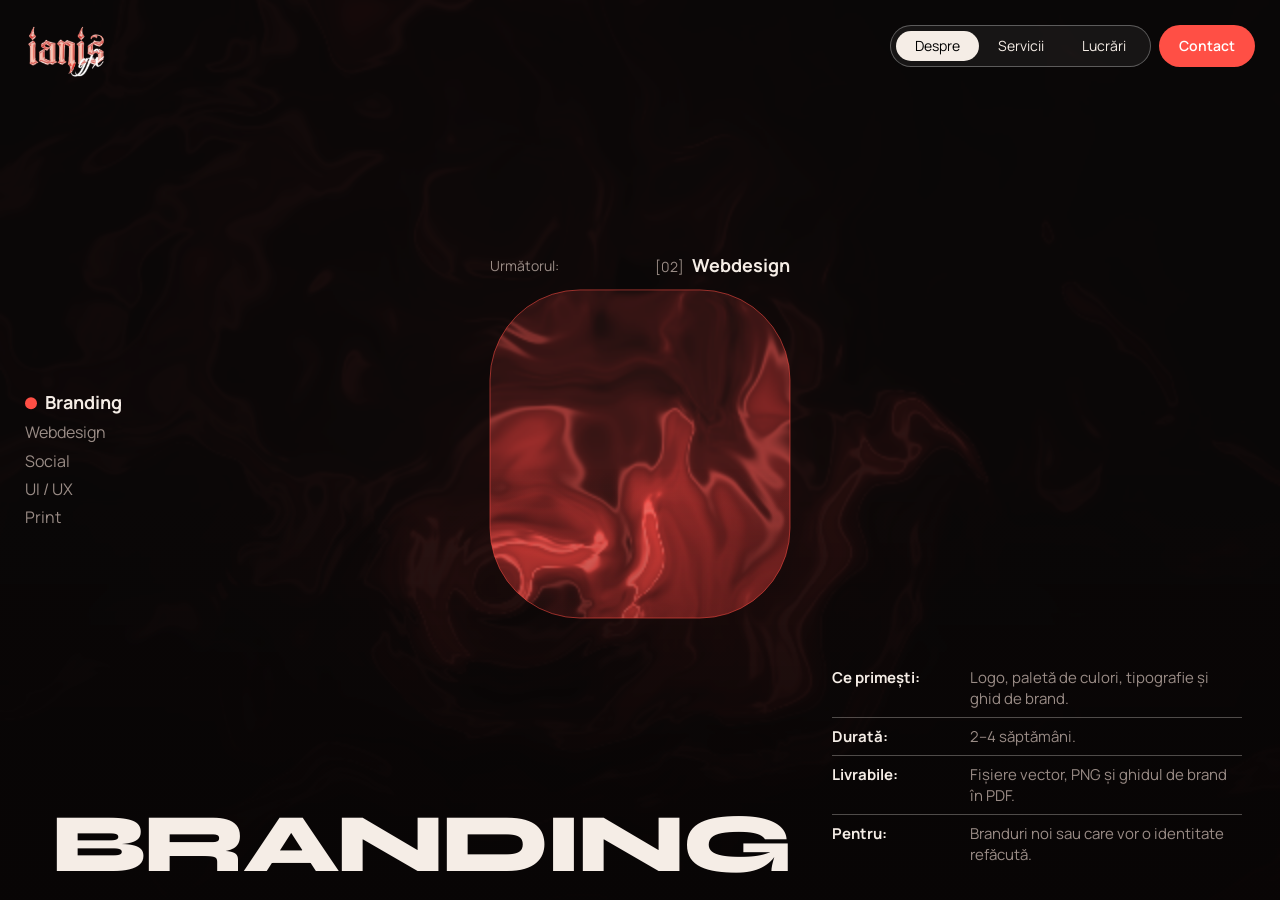
<file: alt concept.html>
<!doctype html>
<html lang="ro">
<head>
  <meta charset="utf-8">
  <meta name="viewport" content="width=device-width, initial-scale=1">
  <title>ianisgfx — preview portal</title>
  <link rel="preconnect" href="https://fonts.googleapis.com">
  <link rel="preconnect" href="https://fonts.gstatic.com" crossorigin>
  <link href="https://fonts.googleapis.com/css2?family=Syne:wght@800&family=Manrope:wght@200;400;600;700&display=swap" rel="stylesheet">
  <link rel="icon" href="logo.webp">
  <style>
    /* Preview: stilul de animație „portal” adaptat pe ianisgfx. Lichidul din bg.js e lumea din spatele ferestrei. */
    :root { --bg: #0e0a0a; --fg: #f5ede6; --muted: #9a8c86; --accent: #ff4f45; --pad: clamp(18px, 1.95vw, 28px);
            --ease: cubic-bezier(.22, 1, .36, 1); }
    * { box-sizing: border-box; }
    html, body { margin: 0; width: 100%; height: 100%; overflow: hidden; background: var(--bg); color: var(--fg);
                 font: 400 16px/1.4 Manrope, Arial, sans-serif; }
    .experience { position: relative; width: 100%; height: 100%; min-height: 540px; overflow: hidden; }
    .bg { position: fixed; inset: 0; width: 100%; height: 100%; display: block;
          filter: hue-rotate(0deg) saturate(1) brightness(1); }
    /* voalul întunecă tot în afară de fereastră (gaura e desenată din JS cu clip-path) */
    .veil { position: fixed; inset: 0; z-index: 1; background: #0a0707; opacity: .55; pointer-events: none; }
    .outline { position: fixed; inset: 0; z-index: 2; width: 100%; height: 100%; pointer-events: none; }
    .shade { position: fixed; inset: 0; z-index: 1; pointer-events: none;
             background: linear-gradient(to bottom, transparent 52%, rgba(8, 5, 5, .88) 100%); }

    .chrome { position: absolute; z-index: 4; transition: opacity .45s ease, filter .45s ease; }
    .is-transitioning .chrome { opacity: 0; filter: blur(8px); pointer-events: none; }
    .is-transitioning .header, .is-transitioning .list { opacity: 1; filter: none; pointer-events: auto; }

    /* Preloader: contor subțire jos, logo-ul plutește în centru și apoi zboară în header */
    .count { position: fixed; z-index: 22; left: 50%; bottom: clamp(22px, 3.1vh, 28px); display: flex; align-items: flex-end;
             gap: 4px; transform: translateX(-50%); line-height: 1; }
    .count b { font-weight: 200; font-size: 64px; font-variant-numeric: tabular-nums; }
    .count i { font-style: normal; font-size: 24px; padding-bottom: 4px; }
    .count.is-leaving { animation: count-out .75s var(--ease) both; }
    @keyframes count-out { to { opacity: 0; filter: blur(7px); transform: translate(-50%, -34px); } }
    .logo { position: fixed; z-index: 22; left: 50%; top: 50%; width: min(240px, 46vw); height: auto; transform: translate(-50%, -50%);
            transition: left 2s cubic-bezier(.16, 1, .3, 1), top 2s cubic-bezier(.16, 1, .3, 1),
                        width 2s cubic-bezier(.16, 1, .3, 1), transform 2s cubic-bezier(.16, 1, .3, 1); }
    .logo.is-docked { left: var(--pad); top: var(--pad); width: 82px; transform: none; }

    .header { left: var(--pad); right: var(--pad); top: var(--pad); display: flex; justify-content: flex-end; align-items: center; gap: 8px; }
    .nav { display: flex; align-items: center; height: 42px; padding: 4px 5px; border: 1px solid rgba(255, 255, 255, .3);
           background: rgba(255, 255, 255, .06); backdrop-filter: blur(12px); border-radius: 999px; }
    .nav a { color: var(--fg); text-decoration: none; padding: 8px 19px; border-radius: 999px; line-height: 1; font-size: 14px; }
    .nav a.active { background: var(--fg); color: #000; }
    .cta { height: 42px; padding: 0 20px; display: grid; place-items: center; border-radius: 999px; background: var(--accent);
           color: #fff; text-decoration: none; font-size: 14px; font-weight: 600; }

    .list { left: var(--pad); top: 50%; transform: translateY(-43%); display: flex; flex-direction: column; gap: 6px; color: var(--muted); }
    .item { display: flex; align-items: center; min-height: 20px; }
    .item.active { color: var(--fg); font-size: 18px; font-weight: 700; gap: 8px; }
    .item.active::before { content: ""; width: 12px; height: 12px; border-radius: 50%; background: var(--accent); }

    .portal-wrap { left: 50%; top: 50%; width: min(300px, 28vw); transform: translate(-50%, -54%); }
    .portal-heading { display: flex; justify-content: space-between; align-items: center; margin-bottom: 12px; font-size: 14px; color: var(--muted); opacity: 0; }
    .portal-heading strong { color: var(--fg); font-size: 18px; margin-left: 8px; }
    .portal { display: block; width: 100%; aspect-ratio: 320 / 350; padding: 0; border: 0; background: transparent; cursor: pointer; }

    .content { left: clamp(28px, 4vw, 58px); right: clamp(28px, 3vw, 44px); bottom: clamp(24px, 3vh, 30px);
               display: flex; justify-content: space-between; align-items: flex-end; gap: 40px; }
    .content h1 { flex: none; margin: 0 0 -.06em; font: 800 clamp(90px, 15vw, 240px)/.8 Syne, sans-serif;
                  letter-spacing: -.04em; text-transform: uppercase; white-space: nowrap; opacity: 0; }
    .content dl { flex: none; width: min(420px, 32vw); margin: 0; font-size: 15px; }
    .fact { display: grid; grid-template-columns: 120px 1fr; gap: 18px; padding: 8px 0; border-bottom: 1px solid rgba(245, 237, 230, .3); opacity: 0; }
    .fact:last-child { border-bottom: 0; }
    .fact dt { font-weight: 700; } .fact dd { margin: 0; color: var(--muted); }

    /* intrări */
    body:not(.intro-ready) .header, body:not(.intro-ready) .list { opacity: 0; }
    .intro-ready .header { animation: reveal-down .9s var(--ease) .1s both; }
    .intro-ready .list { animation: reveal-side .9s var(--ease) .65s both; }
    .content-revealing h1 { animation: title-rise 1.05s cubic-bezier(.16, 1, .3, 1) both; }
    .content-revealing .fact { animation: fact-rise .72s var(--ease) both; }
    .content-revealing .fact:nth-child(1) { animation-delay: .52s; } .content-revealing .fact:nth-child(2) { animation-delay: .68s; }
    .content-revealing .fact:nth-child(3) { animation-delay: .84s; } .content-revealing .fact:nth-child(4) { animation-delay: 1s; }
    .mask-revealing .portal-heading { animation: caption .85s var(--ease) both; }
    .list.is-switching .item { animation: row .58s var(--ease) both; }
    .list.is-switching .item.active::before { animation: dot .55s var(--ease) .18s both; }
    .list.is-switching .item:nth-child(2) { animation-delay: .05s; } .list.is-switching .item:nth-child(3) { animation-delay: .08s; }
    .list.is-switching .item:nth-child(4) { animation-delay: .11s; } .list.is-switching .item:nth-child(5) { animation-delay: .14s; }
    @keyframes reveal-down { from { opacity: 0; filter: blur(8px); transform: translateY(-18px); } to { opacity: 1; filter: blur(0); transform: none; } }
    @keyframes reveal-side { from { opacity: 0; filter: blur(8px); transform: translate(-20px, -43%); } to { opacity: 1; filter: blur(0); transform: translate(0, -43%); } }
    @keyframes title-rise { from { opacity: 0; filter: blur(12px); transform: translateY(42px); } to { opacity: 1; filter: blur(0); transform: none; } }
    @keyframes fact-rise { from { opacity: 0; filter: blur(7px); transform: translateY(18px); } to { opacity: 1; filter: blur(0); transform: none; } }
    @keyframes caption { from { opacity: 0; filter: blur(7px); transform: translateY(22px); } to { opacity: 1; filter: blur(0); transform: none; } }
    @keyframes row { from { opacity: .35; transform: translateX(-8px); } to { opacity: 1; transform: none; } }
    @keyframes dot { from { opacity: 0; transform: scale(0); } to { opacity: 1; transform: scale(1); } }

    @media (max-width: 900px) {
      .nav { display: none; }
      .portal-wrap { width: min(280px, 44vw); }
      .content dl { width: 43vw; } .fact { grid-template-columns: 100px 1fr; }
    }
    @media (max-width: 640px) {
      .list { display: none; }
      .portal-wrap { top: 40%; width: min(240px, 62vw); }
      .content { left: 18px; right: 18px; bottom: 18px; display: block; }
      .content h1 { margin-bottom: 16px; }
      .content dl { width: 100%; font-size: 13px; } .fact { grid-template-columns: 90px 1fr; padding: 5px 0; }
    }
  </style>
</head>
<body>
  <main class="experience">
    <canvas class="bg" aria-hidden="true"></canvas>
    <div class="veil" aria-hidden="true"></div>
    <div class="shade" aria-hidden="true"></div>
    <canvas class="outline" aria-hidden="true"></canvas>

    <img class="logo" src="logo.webp" alt="ianisgfx" width="1600" height="1029">
    <div class="count" aria-live="polite"><b>0</b><i>%</i></div>

    <header class="header chrome">
      <nav class="nav" aria-label="Navigare"><a class="active" href="#">Despre</a><a href="#">Servicii</a><a href="#">Lucrări</a></nav>
      <a class="cta" href="#">Contact</a>
    </header>
    <aside class="list chrome" aria-label="Servicii"></aside>

    <section class="portal-wrap chrome" aria-label="Următorul serviciu">
      <div class="portal-heading"><span>Următorul:</span><span><span id="next-number">[02]</span><strong id="next-name">Webdesign</strong></span></div>
      <button class="portal" id="portal" type="button" aria-label="Mergi la Webdesign"></button>
    </section>

    <section class="content chrome" aria-live="polite">
      <h1 id="title">Branding</h1>
      <dl id="facts"></dl>
    </section>
  </main>

  <script src="https://cdn.jsdelivr.net/npm/gsap@3.13.0/dist/gsap.min.js"></script>
  <script src="bg.js"></script>
  <script>
    // Fiecare serviciu are „lumea” lui: alt zoom și altă nuanță a lichidului (textele sunt provizorii)
    const S = [
      { name: "Branding", z: 1.4, filter: "hue-rotate(0deg) saturate(1) brightness(1)", facts: [
        ["Ce primești:", "Logo, paletă de culori, tipografie și ghid de brand."], ["Durată:", "2–4 săptămâni."],
        ["Livrabile:", "Fișiere vector, PNG și ghidul de brand în PDF."], ["Pentru:", "Branduri noi sau care vor o identitate refăcută."]] },
      { name: "Webdesign", z: 0.85, filter: "hue-rotate(-14deg) saturate(1.3) brightness(1.05)", facts: [
        ["Ce primești:", "Site modern, rapid și responsive."], ["Durată:", "3–6 săptămâni."],
        ["Livrabile:", "Design, implementare și publicare online."], ["Pentru:", "Afaceri care vor să convertească vizitatori în clienți."]] },
      { name: "Social", z: 2.2, filter: "hue-rotate(8deg) saturate(1.1) brightness(1.25)", facts: [
        ["Ce primești:", "Postări, story-uri și template-uri pe brand."], ["Durată:", "Lunar sau pe campanie."],
        ["Livrabile:", "Fișiere gata de postat pe fiecare platformă."], ["Pentru:", "Conturi care vor să arate coerent și profesionist."]] },
      { name: "UI / UX", z: 1.1, filter: "hue-rotate(-6deg) saturate(.8) brightness(1.2)", facts: [
        ["Ce primești:", "Interfețe clare pentru aplicații și platforme."], ["Durată:", "2–5 săptămâni."],
        ["Livrabile:", "Prototip interactiv și fișiere Figma."], ["Pentru:", "Produse digitale ușor de folosit."]] },
      { name: "Print", z: 1.8, filter: "hue-rotate(12deg) saturate(1.4) brightness(.95)", facts: [
        ["Ce primești:", "Afișe, flyere, ambalaje și cărți de vizită."], ["Durată:", "1–2 săptămâni."],
        ["Livrabile:", "Fișiere pregătite pentru tipografie."], ["Pentru:", "Materiale care atrag privirea în lumea reală."]] },
    ];
    const $ = (s) => document.querySelector(s);
    const X = $(".experience"), veil = $(".veil"), portal = $("#portal"), list = $(".list"), title = $("#title");
    const bgCv = $(".bg"), line = $(".outline"), lx = line.getContext("2d");
    const retrigger = (el, c) => { el.classList.remove(c); void el.offsetWidth; el.classList.add(c); };
    let cur = 0, busy = false;

    const fitTitle = () => {
      title.style.fontSize = "";
      const box = $(".content"), avail = innerWidth > 640 ? box.clientWidth - $("#facts").offsetWidth - 40 : box.clientWidth;
      if (title.offsetWidth > avail) title.style.fontSize = parseFloat(getComputedStyle(title).fontSize) * (avail / title.offsetWidth) + "px";
    };
    const render = (first) => {
      const s = S[cur], ni = (cur + 1) % S.length;
      title.textContent = s.name;
      $("#facts").innerHTML = s.facts.map(([k, v]) => `<div class="fact"><dt>${k}</dt><dd>${v}</dd></div>`).join("");
      $("#next-number").textContent = `[${String(ni + 1).padStart(2, "0")}]`;
      $("#next-name").textContent = S[ni].name;
      portal.setAttribute("aria-label", `Mergi la ${S[ni].name}`);
      list.innerHTML = S.map((p, i) => `<span class="item${i === cur ? " active" : ""}">${p.name}</span>`).join("");
      if (!first) retrigger(list, "is-switching");
      fitTitle();
    };

    // Fereastra: dreptunghi rotunjit proiectat cu perspectivă falsă; înclinarea urmărește mouse-ul.
    // Lichidul din spate rămâne fix pe ecran, deci fereastra se mișcă peste o imagine care stă pe loc.
    const st = { e: 0, m: 0, veil: 0.55 };
    let rotX = 0, rotY = 0, tX = 0, tY = 0, last = performance.now();
    addEventListener("pointermove", (e) => {
      if (busy) return;
      tY = (e.clientX / innerWidth - 0.5) * 37.4;
      tX = (e.clientY / innerHeight - 0.5) * -33;
    });
    document.addEventListener("pointerleave", () => (tX = tY = 0));
    const rrect = (w, h, r) => {
      r = Math.min(r, w / 2, h / 2);
      const pts = [];
      for (const [x, y, a0, a1] of [[w / 2 - r, -h / 2 + r, -Math.PI / 2, 0], [w / 2 - r, h / 2 - r, 0, Math.PI / 2],
                                    [-w / 2 + r, h / 2 - r, Math.PI / 2, Math.PI], [-w / 2 + r, -h / 2 + r, Math.PI, Math.PI * 1.5]])
        for (let i = 0; i <= 10; i++) { const a = a0 + (a1 - a0) * i / 10; pts.push([x + Math.cos(a) * r, y + Math.sin(a) * r]); }
      return pts;
    };
    const sizeLine = () => {
      const d = Math.min(devicePixelRatio || 1, 2);
      line.width = innerWidth * d; line.height = innerHeight * d;
      lx.setTransform(d, 0, 0, d, 0, 0);
    };
    const frame = (now) => {
      requestAnimationFrame(frame);
      const dt = Math.min(now - last, 40); last = now;
      rotX += (tX - rotX) * Math.min(1, dt * 0.009);
      rotY += (tY - rotY) * Math.min(1, dt * 0.009);
      const W = innerWidth, H = innerHeight, R = portal.getBoundingClientRect(), e = st.e;
      const rcx = R.left + R.width / 2, rcy = R.top + R.height / 2;
      const cx = rcx + (W / 2 - rcx) * e, cy = rcy + (H / 2 - rcy) * e;
      const sc = e ? 1 : st.m;
      const w = (R.width + (W - R.width) * e) * sc, h = (R.height + (H - R.height) * e) * sc;
      const ax = rotX * (1 - e) * Math.PI / 180, ay = rotY * (1 - e) * Math.PI / 180;
      const pts = rrect(w, h, 90 * (1 - e) * sc).map(([x, y]) => {
        const z = x * Math.sin(ay) - y * Math.sin(ax), p = 850 / (850 + z);
        return [cx + x * Math.cos(ay) * p, cy + y * Math.cos(ax) * p];
      });
      const d = "M" + pts.map(([x, y]) => x.toFixed(1) + " " + y.toFixed(1)).join("L") + "Z";
      veil.style.clipPath = w > 1 && h > 1 ? `path(evenodd, "M0 0H${W}V${H}H0Z${d}")` : "none";
      veil.style.opacity = st.veil;
      // contur fin roșu pe marginea ferestrei
      lx.clearRect(0, 0, W, H);
      if (w > 1 && e < 1) {
        lx.beginPath(); pts.forEach(([x, y], i) => (i ? lx.lineTo(x, y) : lx.moveTo(x, y))); lx.closePath();
        lx.strokeStyle = `rgba(255, 79, 69, ${0.55 * (1 - e)})`; lx.lineWidth = 1; lx.stroke();
      }
    };

    const revealMask = () => { retrigger(X, "mask-revealing"); st.m = 0; return gsap.to(st, { m: 1, duration: 1.05, ease: "power3.inOut" }); };
    const revealContent = () => retrigger(X, "content-revealing");

    // Călătoria: fereastra înghite ecranul, lichidul își schimbă lumea, apoi se deschide un portal nou
    const travel = async () => {
      if (busy) return;
      busy = true; tX = tY = 0;
      X.classList.remove("content-revealing", "mask-revealing");
      X.classList.add("is-transitioning");
      await gsap.timeline()
        .to(st, { e: 1, duration: 1.1, ease: "power3.inOut" })
        .to(st, { veil: 0, duration: 0.6, ease: "power2.in" }, 0.5)
        .to(bg, { k: 1.7, duration: 0.9, ease: "power2.in" }, 0.2);
      cur = (cur + 1) % S.length;
      await gsap.timeline()
        .to(bg, { z: S[cur].z, k: 0.95, duration: 1.1, ease: "expo.out" })
        .to(bgCv, { filter: S[cur].filter, duration: 1.1, ease: "power2.out" }, 0);
      render();
      st.e = 0;
      X.classList.remove("is-transitioning");
      gsap.to(st, { veil: 0.86, duration: 1.05, ease: "power2.inOut" });
      setTimeout(revealContent, 100);
      await revealMask();
      busy = false;
    };
    portal.addEventListener("click", travel);

    // Preloader ~3s: lichidul se aprinde sub voal, contorul urcă la 100%, apoi logo-ul zboară în header
    const count = $(".count"), cnt = { v: 0 };
    const finish = () => {
      count.classList.add("is-leaving");
      $(".logo").classList.add("is-docked");
      document.body.classList.add("intro-ready");
      gsap.to(st, { veil: 0.86, duration: 1.2, ease: "power2.inOut" });
      revealMask();
      setTimeout(revealContent, 850);
      setTimeout(() => count.remove(), 750);
    };
    if (matchMedia("(prefers-reduced-motion: reduce)").matches) gsap.globalTimeline.timeScale(20); // fără animații lungi
    sizeLine(); addEventListener("resize", () => { sizeLine(); fitTitle(); });
    render(true);
    requestAnimationFrame(frame);
    document.fonts.ready.then(fitTitle);
    gsap.timeline()
      .to(bg, { k: 0.95, z: S[0].z, duration: 3, ease: "power2.out" }, 0)
      .to(cnt, { v: 100, duration: 3, ease: "power1.inOut", onUpdate: () => (count.firstChild.textContent = Math.round(cnt.v)) }, 0)
      .add(finish);
  </script>
</body>
</html>
</file>
